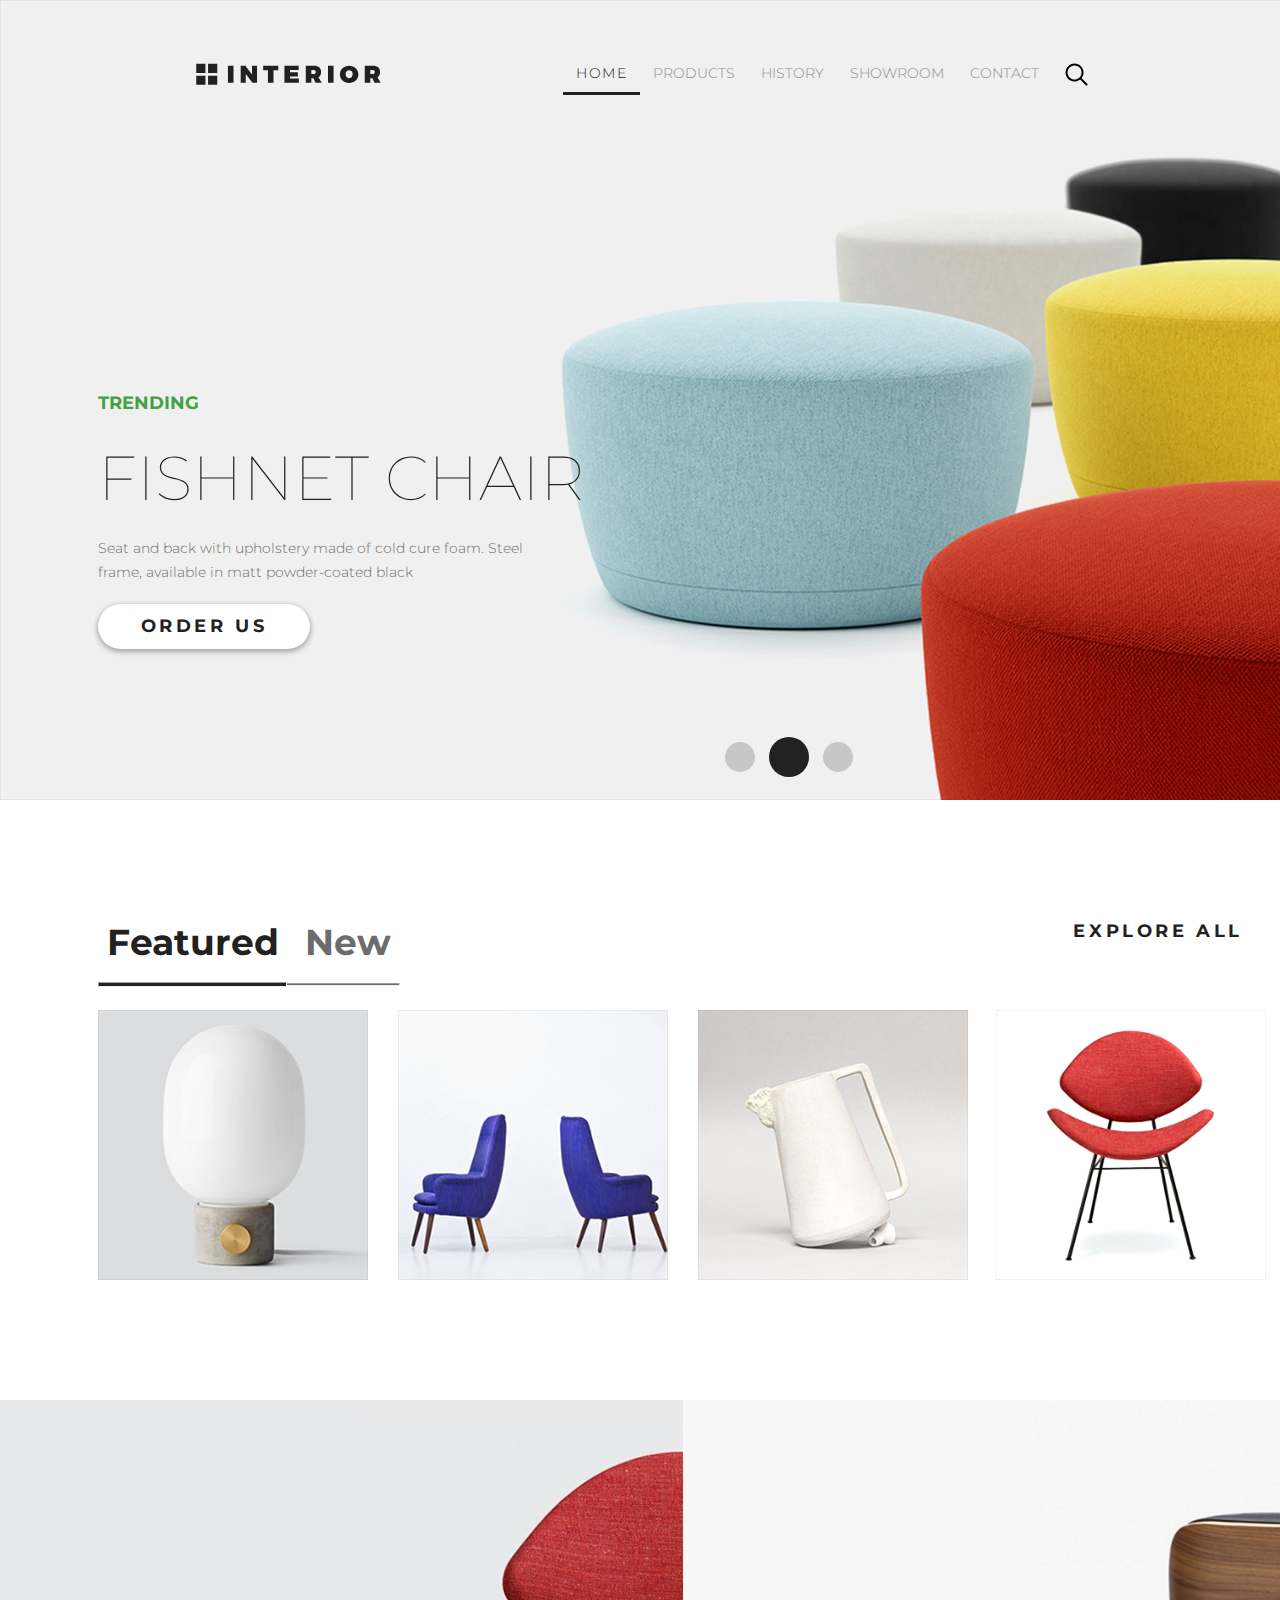
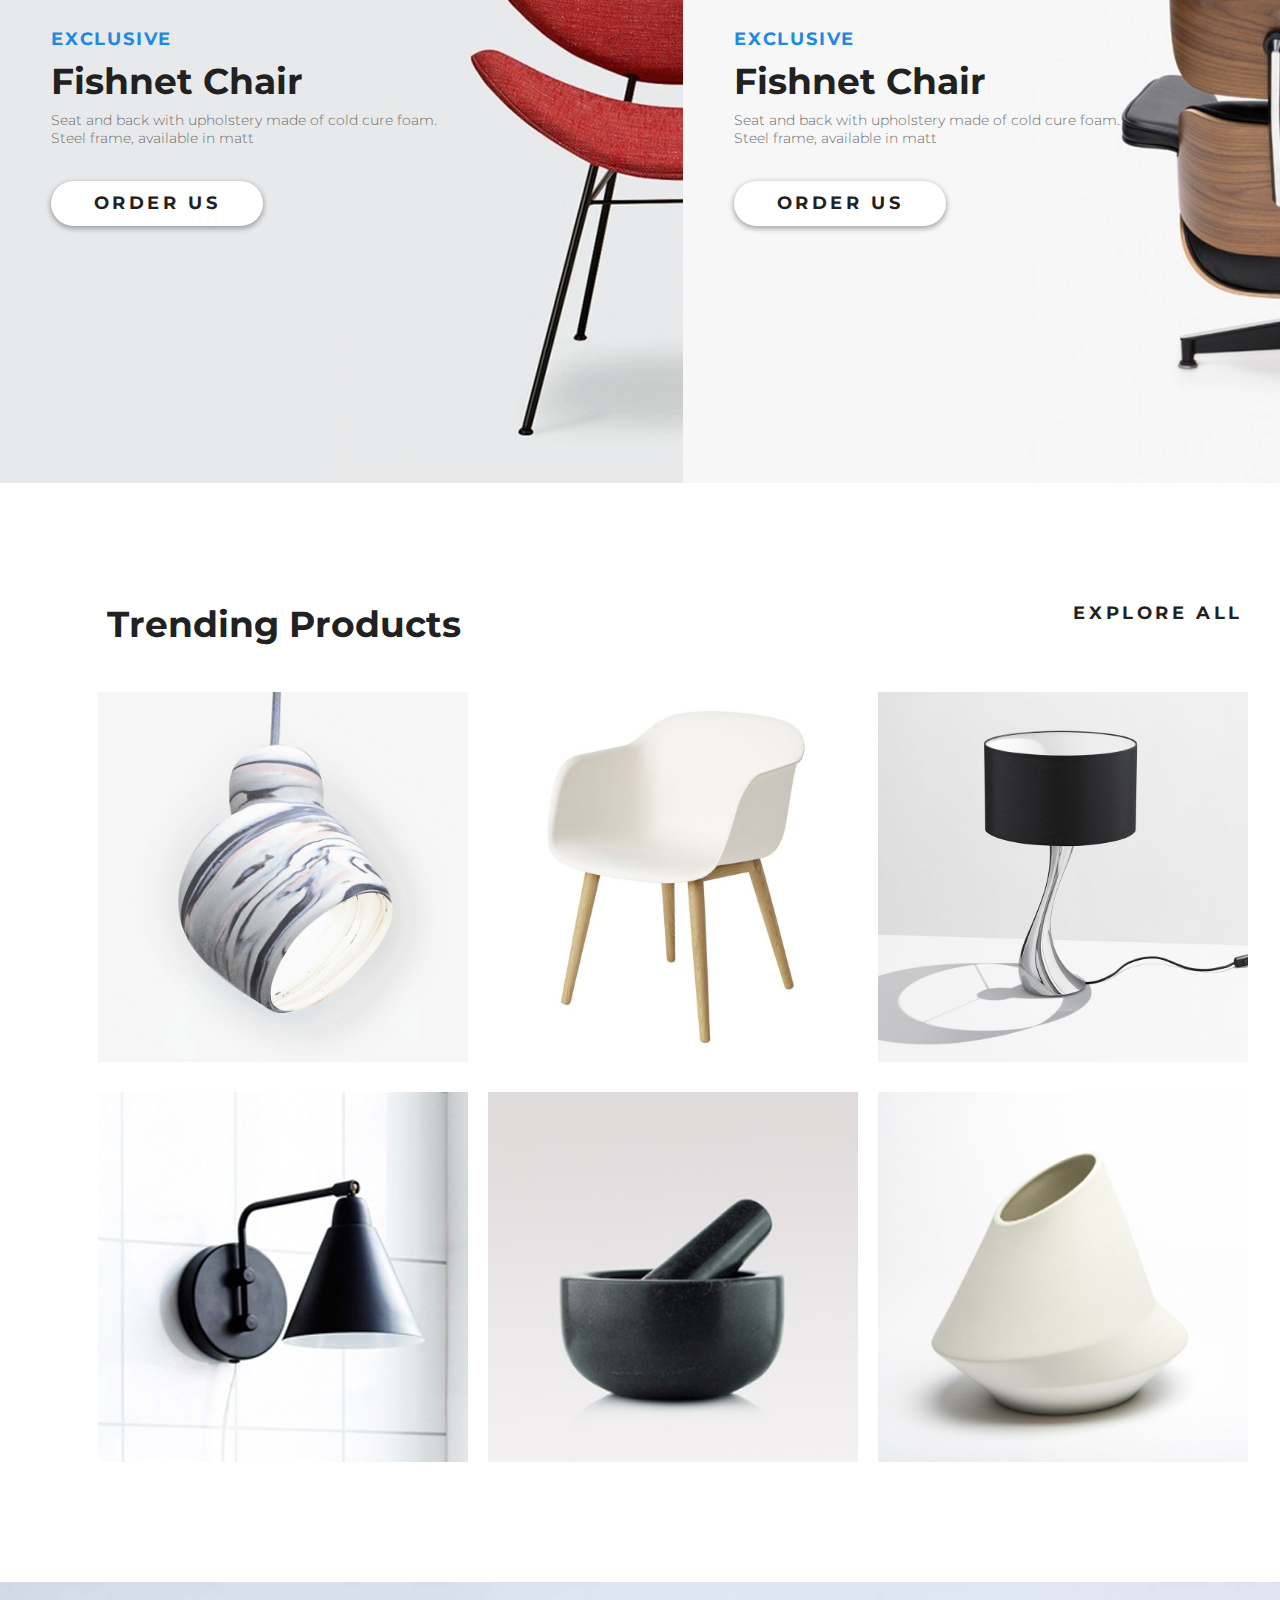
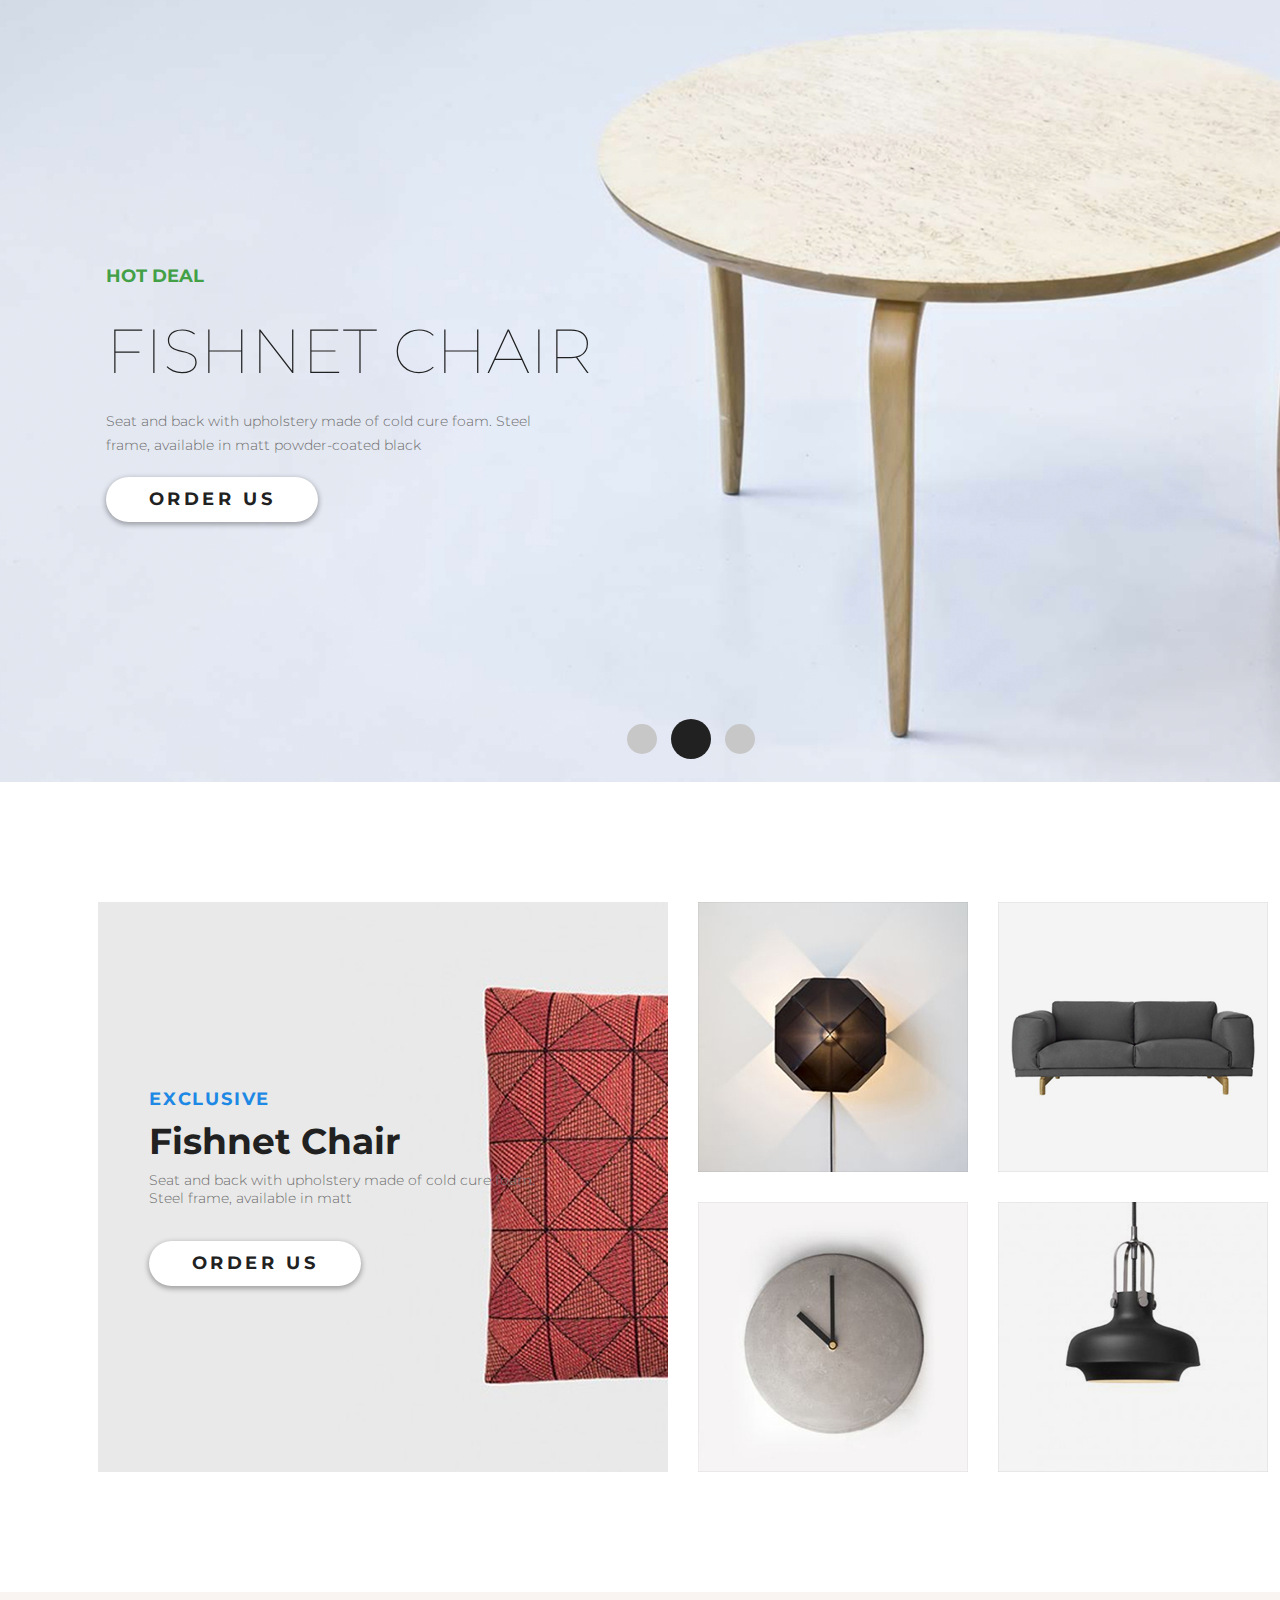
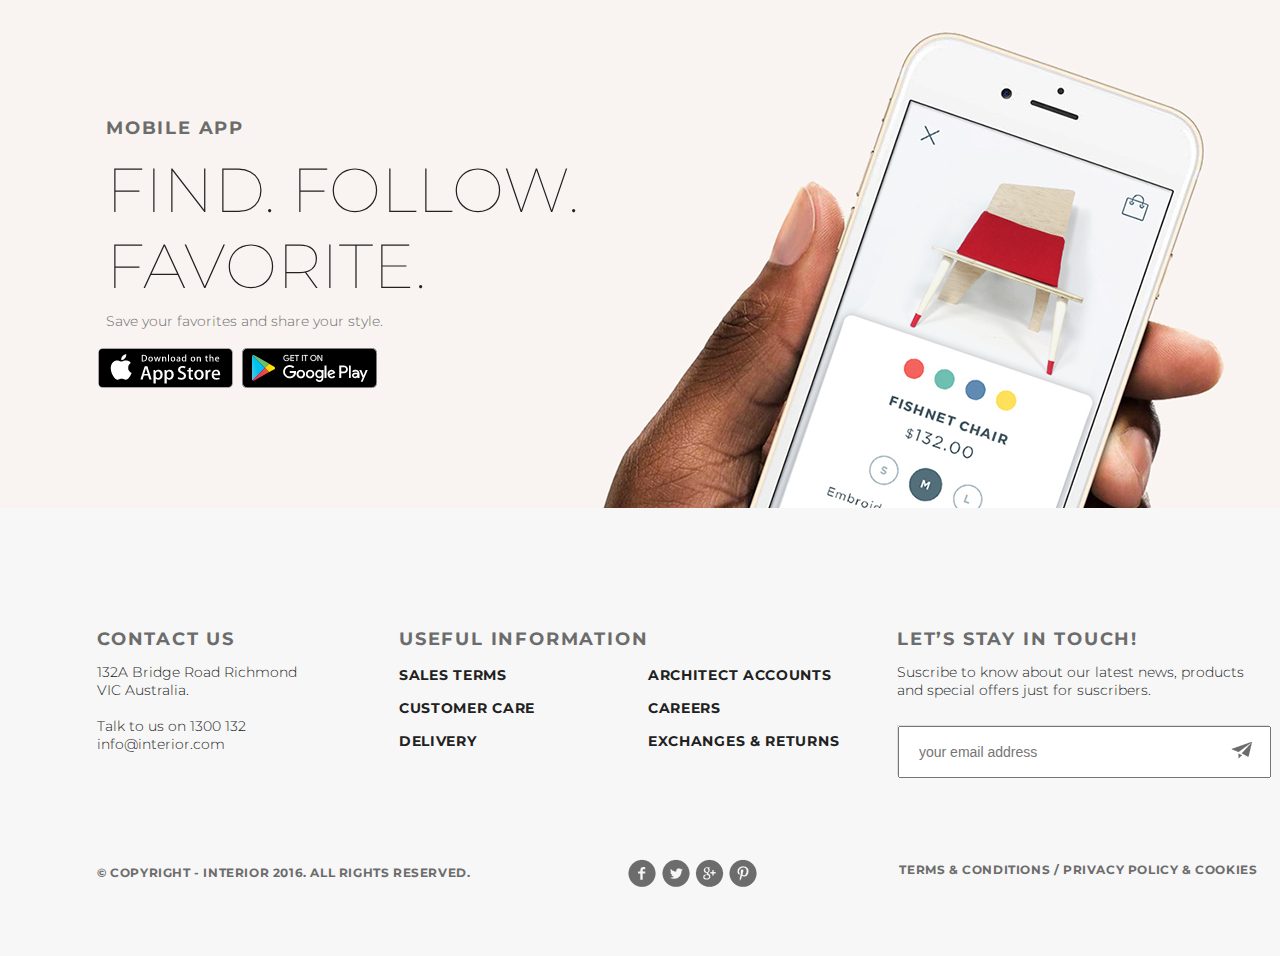
<file: index.html>
<!DOCTYPE html>
<html>

<head>
    <meta charset="UTF-8">
    <title>Homepage</title>
    <link href="https://fonts.googleapis.com/css?family=Montserrat:100,300,400,700" rel="stylesheet">
    <link href="style.css" rel="stylesheet" type="text/css" /> </head>

<body>
    <div class="container">
        <div class="main-content">
            <div class="slider padding-site">
                <div class="header">
                    <a href="#"><img src="img/logo.svg" alt="logo"></a>
                    <ul class="menu clearfix">
                        <li class="menu-list"><a href="#" class="menu-link menu-link-active">HOME</a></li>
                        <li class="menu-list"><a href="range.html" class="menu-link">PRODUCTS</a></li>
                        <li class="menu-list"><a href="#" class="menu-link">HISTORY</a></li>
                        <li class="menu-list"><a href="interior-product.html" class="menu-link">SHOWROOM</a></li>
                        <li class="menu-list"><a href="contact.html" class="menu-link">CONTACT</a></li>
                        <li class="menu-list">
                            <a href="#" class="menu-link"><img src="img/search.svg" alt=""></a>
                        </li>
                    </ul>
                </div>
                <div class="slider-text">
                    <p class="slider-trending">TRENDING</p>
                    <h2 class="slider-h2">Fishnet Chair</h2>
                    <p class="slider-content">Seat and back with upholstery made of cold cure foam. Steel frame, available in matt powder-coated black</p> <a href="#" class="button">Order Us<p>></p></a></div>
                <div class="pagination">
                    <a href="" class="circle"></a>
                    <a href="" class="circle circle-active"></a>
                    <a href="" class="circle"></a>
                </div>
            </div>
            <div class="content content-1"> <a href="#" class="menu-content menu-content-link-activ">Featured</a> <a href="#" class="menu-content">New</a>
                <a href="#" class="explore">
                    <div class="exp">explore all</div>
                    <div class="exp1">></div>
                </a>
                <div>
                    <hr class="hr-line"> </div>
                <div>
                    <hr class="active-hr-line"> </div>
                <div class="backrrod">
                    <div class="prod1">
                        <a href="#"><img src="img/product-1.jpg" alt="product-1"></a>
                        <a href="#" class="back2">
                            <div class="circle1">
                                <p class="circle11"> > </p>
                            </div>
                            <div>
                                <h3 class="back-h3">Fishnet Chair</h3> </div>
                            <div>
                                <p class="back-content">Seat and back with upholstery made of cold cure foam </p>
                            </div>
                        </a>
                    </div>
                    <div class="prod2">
                        <a href="#"><img src="img/product-2.jpg" alt="product-2"></a>
                        <a href="#" class="back2">
                            <div class="circle1">
                                <p class="circle11"> > </p>
                            </div>
                            <div>
                                <h3 class="back-h3">Fishnet Chair</h3> </div>
                            <div>
                                <p class="back-content">Seat and back with upholstery made of cold cure foam </p>
                            </div>
                        </a>
                    </div>
                    <div class="prod3">
                        <a href="#"><img src="img/product-3.jpg" alt="product-3"></a>
                        <a href="#" class="back2">
                            <div class="circle1">
                                <p class="circle11"> > </p>
                            </div>
                            <div>
                                <h3 class="back-h3">Fishnet Chair</h3> </div>
                            <div>
                                <p class="back-content">Seat and back with upholstery made of cold cure foam </p>
                            </div>
                        </a>
                    </div>
                    <div class="prod4">
                        <a href="#"><img src="img/product-4.jpg" alt="product-4"></a>
                        <a href="#" class="back2">
                            <div class="circle1">
                                <p class="circle11"> > </p>
                            </div>
                            <div>
                                <h3 class="back-h3">Fishnet Chair</h3> </div>
                            <div>
                                <p class="back-content">Seat and back with upholstery made of cold cure foam </p>
                            </div>
                        </a>
                    </div>
                </div>
            </div>
            <div class="content exclusive">
                <div class="content-2">
                    <div class="exclusive-text1">
                        <p class="exclusive-trending ">exclusive</p>
                        <h2 class="exclusive-h2">Fishnet Chair</h2>
                        <p class="exclusive-content">Seat and back with upholstery made of cold cure foam. Steel frame, available in matt</p> <a href="#" class="button">Order Us<p>></p></a></div>
                </div>
                <div class="content-2-2">
                    <div class="exclusive-text2">
                        <p class="exclusive-trending ">exclusive</p>
                        <h2 class="exclusive-h2">Fishnet Chair</h2>
                        <p class="exclusive-content">Seat and back with upholstery made of cold cure foam. Steel frame, available in matt</p> <a href="#" class="button">Order Us<p>></p></a></div>
                </div>
            </div>
            <div class="content3"> <a href="#" class="menu-content menu-content-link-activ">Trending Products</a>
                <a href="#" class="explore ">
                    <div class="exp">explore all</div>
                    <div class="exp1">></div>
                </a>
                <div class="prod11 ">
                    <a href="#"><img src="img/product-11.jpg" alt="product-11"></a>
                </div>
                <div class="prod21">
                    <a href="#"><img src="img/product-21.jpg" alt="product-21"></a>
                </div>
                <div class="prod31">
                    <a href="#"><img src="img/product-31.jpg" alt="product-31"></a>
                </div>
                <div class="prod41">
                    <a href="#"><img src="img/product-41.jpg" alt="product-41"></a>
                </div>
                <div class="prod5">
                    <a href="#"><img src="img/product-5.jpg" alt="product-5"></a>
                </div>
                <div class="prod6">
                    <a href="#"><img src="img/product-6.jpg" alt="product-6"></a>
                </div>
            </div>
            <div class="content4">
                <div class="slider-text slider-text1">
                    <p class="slider-trending">Hot deal</p>
                    <h2 class="slider-h2">Fishnet Chair</h2>
                    <p class="slider-content">Seat and back with upholstery made of cold cure foam. Steel frame, available in matt powder-coated black</p> <a href="#" class="button">Order Us<p>></p></a></div>
                <div class="pagination">
                    <a href="" class="circle"></a>
                    <a href="" class="circle circle-active"></a>
                    <a href="" class="circle"></a>
                </div>
            </div>
            <div class="content5">
                <div class="content exclusive1">
                    <div class="content-2 content2-5">
                        <div class="exclusive-text1 text-content-5">
                            <p class="exclusive-trending ">exclusive</p>
                            <h2 class="exclusive-h2">Fishnet Chair</h2>
                            <p class="exclusive-content">Seat and back with upholstery made of cold cure foam. Steel frame, available in matt</p> <a href="#" class="button">Order Us<p>></p></a></div>
                    </div>
                    <div class="sm2">
                        <a href="#"><img src="img/product-2-sm.jpg" alt=""></a>
                    </div>
                    <div class="sm3">
                        <a href="#"><img src="img/product-3-sm.jpg" alt=""></a>
                    </div>
                    <div class="sm4">
                        <a href="#"><img src="img/product-4-sm.jpg" alt=""></a>
                    </div>
                    <div class="sm5">
                        <a href="#"><img src="img/product-5-sm.jpg" alt=""></a>
                    </div>
                </div>
            </div>
            <div class=" mobile-app">
                <div class="app-text">
                    <p class="slider-trending app-trending">mobile app</p>
                    <h2 class="slider-h2 h2-app">Find. Follow. Favorite.
</h2>
                    <p class="slider-content">Save your favorites and share your style.</p>
                </div>
                <a href="https://www.apple.com/ru/ios/app-store/" class="app" target="_blank"><img src="img/app-store.png" alt="app"></a>
                <a href="https://play.google.com/store/apps?hl=ru" class="google" target="_blank"><img src="img/google-play.png" alt="google"></a>
            </div>
        </div>
        <div class="footer">
            <div class="contact">
                <p class="slider-trending app-trending">contact us</p>
                <p class="footer-text">132A Bridge Road Richmond VIC Australia.
                    <br>
                    <br>Talk to us on 1300 132 info@interior.com</p>
            </div>
            <div class="info">
                <p class="slider-trending app-trending poz">Useful Information</p>
                <ul class="useful">
                    <li class="useful-li"> <a href="#" class="decoration">Sales terms</a></li>
                    <li class="useful-li"> <a href="#" class="decoration">Customer care</a></li>
                    <li class="useful-li"> <a href="#" class="decoration">Delivery</a></li>
                </ul>
                <ul class="useful2">
                    <li class="useful-li"> <a href="#" class="decoration">Architect accounts</a></li>
                    <li class="useful-li"> <a href="#" class="decoration">Careers</a></li>
                    <li class="useful-li"> <a href="#" class="decoration">Exchanges & returns</a></li>
                </ul>
            </div>
            <form class="form">
                <p class="slider-trending app-trending">Let’s Stay in Touch!</p>
                <p class="footer-text1">Suscribe to know about our latest news, products and special offers just for suscribers.</p>
                <div class="inp">
                    <input type="email" class="input" placeholder="your email address">
                    <button class="submit"><img src="img/%EF%8D%A0.png" alt=">"></button>
                </div>
            </form>
            <div class="qqq">
                <p class="copy">© Copyright - INTERIOR 2016. All Rights Reserved.</p>
            </div>
            <div class="social-links">
                <a href="https://ru-ru.facebook.com/" class="facebook" target="_blank"></a>
                <a href="https://twitter.com/?lang=ru" class="twiter" target="_blank"></a>
                <a href="https://ru.wikipedia.org/wiki/Google%2B" class="googl" target="_blank"></a>
                <a href="https://www.pinterest.com/" target="_blank" class="p"></a>
            </div>
            <div class="qqqq"> <a href="#" class="copy copy1">Terms & Conditions / Privacy policy & Cookies</a> </div>
        </div>
    </div>
</body>

</html>
</file>
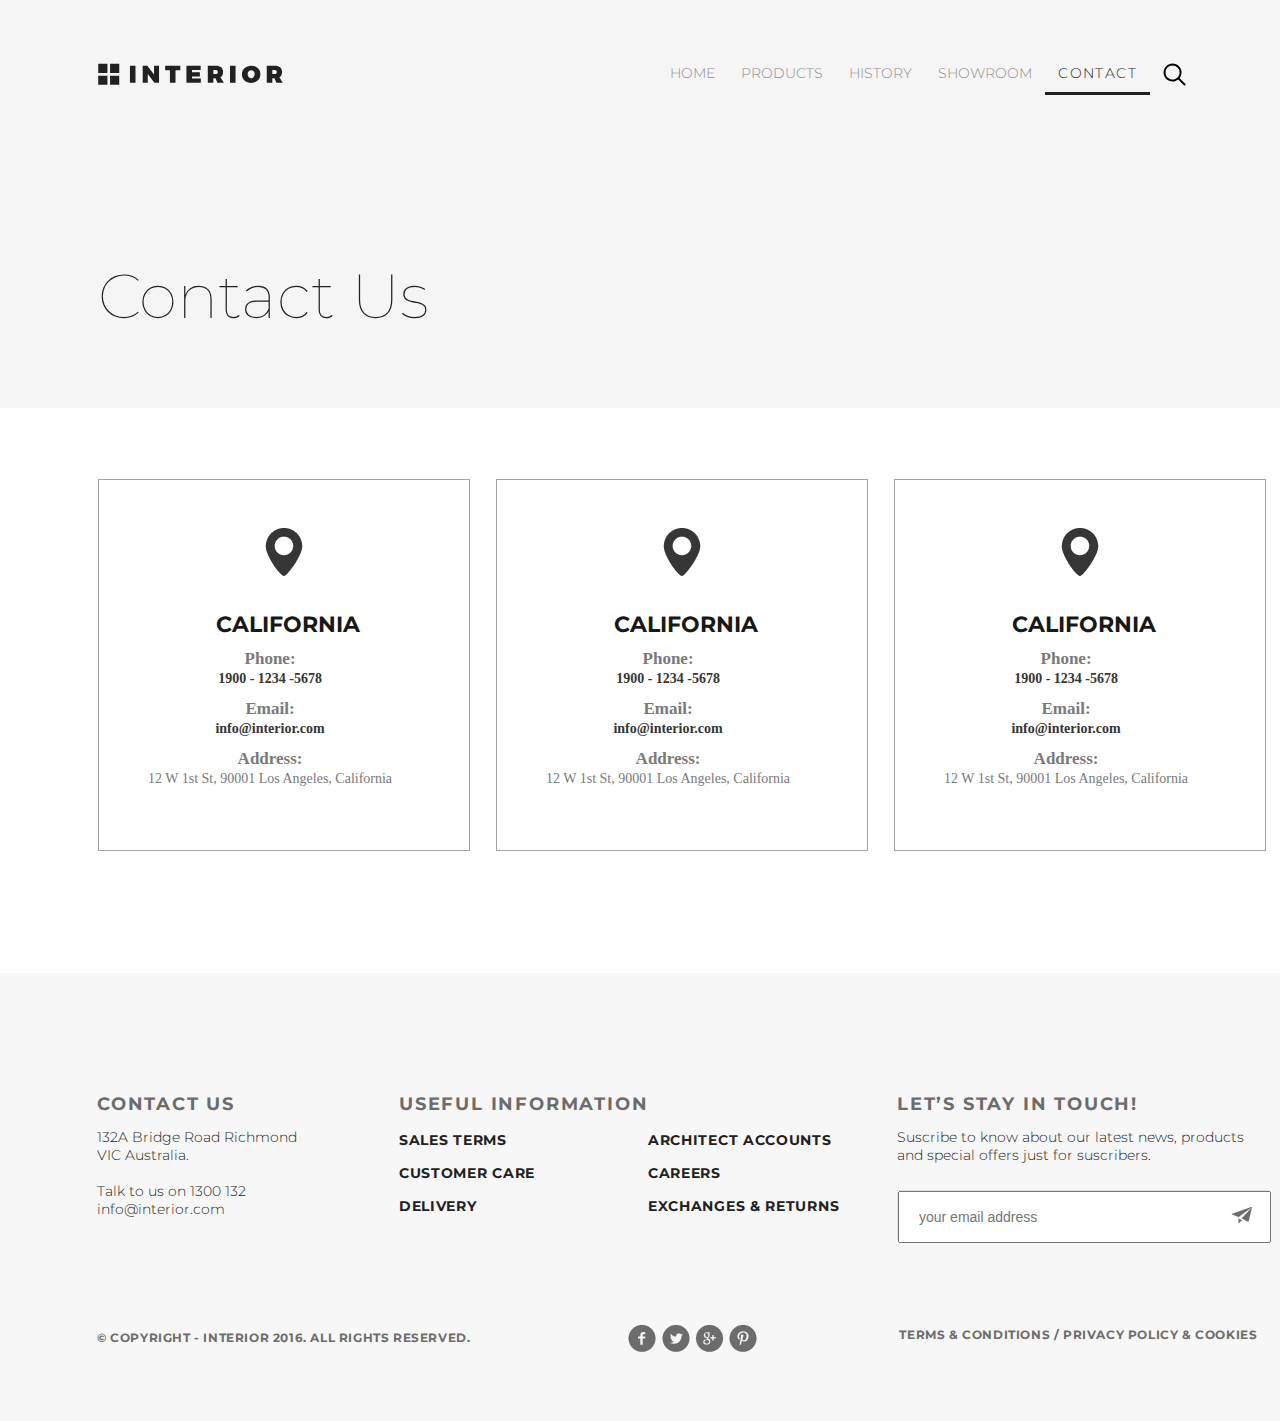
<file: contact.html>
<!DOCTYPE html>
<html lang="en">

<head>
    <meta charset="UTF-8">
    <title>Contacts</title>
    <link href="https://fonts.googleapis.com/css?family=Montserrat:100,300,400,700" rel="stylesheet">
    <link rel="stylesheet" href="style.css"> </head>

<body>
    <div class="container">
        <div class="main-content">
            <div class="header contacts">
                <a href="#"><img src="img/logo.svg" alt="logo"></a>
                <ul class="menu clearfix">
                    <li class="menu-list"><a href="index.html" class="menu-link">HOME</a></li>
                    <li class="menu-list"><a href="range.html" class="menu-link ">PRODUCTS</a></li>
                    <li class="menu-list"><a href="#" class="menu-link">HISTORY</a></li>
                    <li class="menu-list"><a href="interior-product.html" class="menu-link">SHOWROOM</a></li>
                    <li class="menu-list"><a href="#" class="menu-link menu-link-active">CONTACT</a></li>
                    <li class="menu-list">
                        <a href="#" class="menu-link"><img src="img/search.svg" alt=""></a>
                    </li>
                </ul>
                <h2 class="slider-h2 slider-h2-contacts">Contact Us</h2> </div>
            <div class="contactscontent">
                <div class="infocontacts">
                    <a href="#" class=contact-pointer><img src="img/point.png" alt="point"></a>
                    <h2 class="contact-h2">California</h2>
                    <div class="adress">
                        <p class="contact-p">Phone:</p>
                        <p class="phone-email">1900 - 1234 -5678 </p>
                        <p class="contact-p">Email:</p>
                        <p class="phone-email"> info@interior.com</p>
                        <p class="contact-p">Address:</p>
                        <p class="street"> 12 W 1st St, 90001 Los Angeles, California</p>
                    </div>
                </div>
                <div class="infocontacts">
                    <a href="#" class=contact-pointer><img src="img/point.png" alt="point"></a>
                    <h2 class="contact-h2">California</h2>
                    <div class="adress">
                        <p class="contact-p">Phone:</p>
                        <p class="phone-email">1900 - 1234 -5678 </p>
                        <p class="contact-p">Email:</p>
                        <p class="phone-email"> info@interior.com</p>
                        <p class="contact-p">Address:</p>
                        <p class="street"> 12 W 1st St, 90001 Los Angeles, California</p>
                    </div>
                </div>
                <div class="infocontacts">
                    <a href="#" class=contact-pointer><img src="img/point.png" alt="point"></a>
                    <h2 class="contact-h2">California</h2>
                    <div class="adress">
                        <p class="contact-p">Phone:</p>
                        <p class="phone-email">1900 - 1234 -5678 </p>
                        <p class="contact-p">Email:</p>
                        <p class="phone-email"> info@interior.com</p>
                        <p class="contact-p">Address:</p>
                        <p class="street"> 12 W 1st St, 90001 Los Angeles, California</p>
                    </div>
                </div>
            </div>
        </div>
        <div class="footer">
            <div class="contact">
                <p class="slider-trending app-trending">contact us</p>
                <p class="footer-text">132A Bridge Road Richmond VIC Australia.
                    <br>
                    <br>Talk to us on 1300 132 info@interior.com</p>
            </div>
            <div class="info">
                <p class="slider-trending app-trending poz">Useful Information</p>
                <ul class="useful">
                    <li class="useful-li"> <a href="#" class="decoration">Sales terms</a></li>
                    <li class="useful-li"> <a href="#" class="decoration">Customer care</a></li>
                    <li class="useful-li"> <a href="#" class="decoration">Delivery</a></li>
                </ul>
                <ul class="useful2">
                    <li class="useful-li"> <a href="#" class="decoration">Architect accounts</a></li>
                    <li class="useful-li"> <a href="#" class="decoration">Careers</a></li>
                    <li class="useful-li"> <a href="#" class="decoration">Exchanges & returns</a></li>
                </ul>
            </div>
            <form class="form">
                <p class="slider-trending app-trending">Let’s Stay in Touch!</p>
                <p class="footer-text1">Suscribe to know about our latest news, products and special offers just for suscribers.</p>
                <div class="inp">
                    <input type="email" class="input" placeholder="your email address">
                    <button class="submit"><img src="img/%EF%8D%A0.png" alt=""></button>
                </div>
            </form>
            <div class="qqq">
                <p class="copy">© Copyright - INTERIOR 2016. All Rights Reserved.</p>
            </div>
            <div class="social-links">
                <a href="https://ru-ru.facebook.com/" class="facebook" target="_blank"></a>
                <a href="https://twitter.com/?lang=ru" class="twiter" target="_blank"></a>
                <a href="https://ru.wikipedia.org/wiki/Google%2B" class="googl" target="_blank"></a>
                <a href="https://www.pinterest.com/" target="_blank" class="p"></a>
            </div>
            <div class="qqqq"> <a href="#" class="copy copy1">Terms & Conditions / Privacy policy & Cookies</a> </div>
        </div>
    </div>
</body>

</html>
</file>
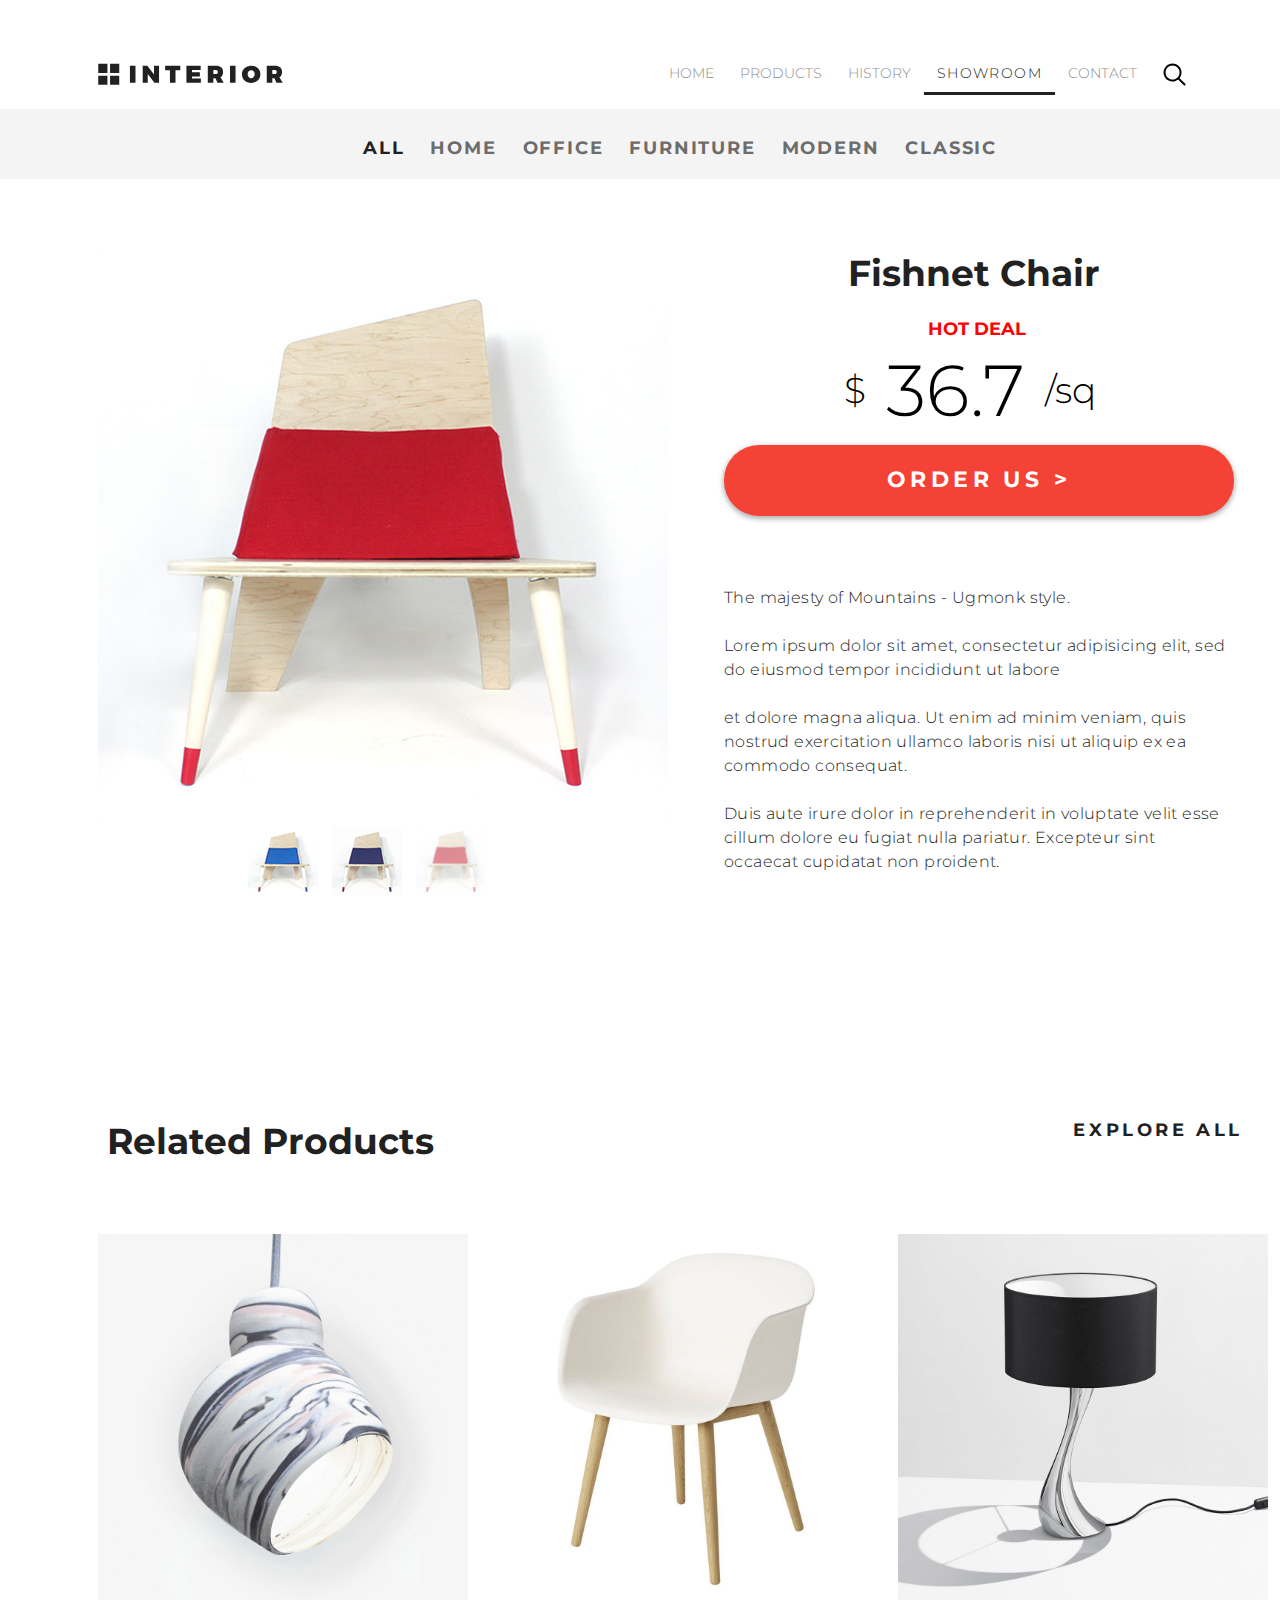
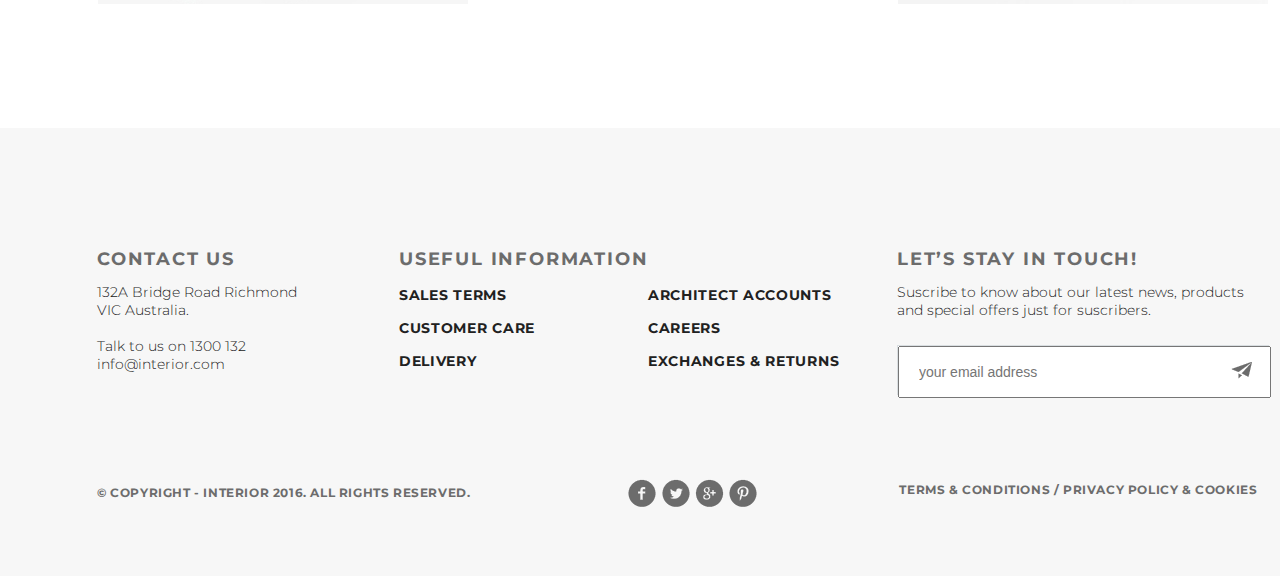
<file: interior-product.html>
<!DOCTYPE html>
<html lang="en">

<head>
    <meta charset="UTF-8">
    <title>interior-product</title>
    <link href="https://fonts.googleapis.com/css?family=Montserrat:100,300,400,700" rel="stylesheet">
    <link rel="stylesheet" href="style.css"> </head>

<body>
    <div class="container">
        <div class="main-content">
            <div class="header">
                <a href="#"><img src="img/logo.svg" alt="logo"></a>
                <ul class="menu clearfix">
                    <li class="menu-list"><a href="index.html" class="menu-link">HOME</a></li>
                    <li class="menu-list"><a href="range.html" class="menu-link ">PRODUCTS</a></li>
                    <li class="menu-list"><a href="#" class="menu-link">HISTORY</a></li>
                    <li class="menu-list"><a href="#" class="menu-link menu-link-active">SHOWROOM</a></li>
                    <li class="menu-list"><a href="contact.html" class="menu-link">CONTACT</a></li>
                    <li class="menu-list">
                        <a href="#" class="menu-link"><img src="img/search.svg" alt=""></a>
                    </li>
                </ul>
            </div>
            <div class="product-slider-menu">
                <ul class="menu-prod clearfix">
                    <li class="menu-list"><a href="#" class="menu-link1 menu-link1-active">All</a></li>
                    <li class="menu-list"><a href="#" class="menu-link1">HOME</a></li>
                    <li class="menu-list"><a href="#" class="menu-link1">OFFICE</a></li>
                    <li class="menu-list"><a href="#" class="menu-link1">FURNITURE</a></li>
                    <li class="menu-list"><a href="#" class="menu-link1">MODERN</a></li>
                    <li class="menu-list"><a href="#" class="menu-link1">CLASSIC</a></li>
                </ul>
            </div>
            <div class="red-chair-content">
                <div class="imgclass">
                    <div class="permanent">
                        <a href="/img/slider1.jpg" target="_blank"><img class="red-chair" src="img/slider1.jpg" alt="red-chair"></a>
                    </div>
                    <a href="#" class="blue"><img src="img/controll.png" alt="blue"></a>
                    <a href="#" class="darcblue"><img src="img/controll11.png" alt="darkblue"></a>
                    <a href="#" class="red1"><img class="red11" src="img/slider1.jpg" alt="red1"></a>
                </div>
                <div class="permanent-blue">
                    <a href="#"><img class="blue-chair" src="img/controll.png" alt="blue-chair"></a>
                </div>
                <div class="permanent-darckblue">
                    <a href="#"><img class="darckblue-chair" src="img/controll11.png" alt="darckblue-chair"></a>
                </div>
                <div class="product-text">
                    <h2 class="product-h2">Fishnet Chair</h2>
                    <p class="slider-trending dop">Hot Deal</p>
                    <p class="price m">$</p>
                    <p class="price1">36.7</p>
                    <p class="price">/sq</p> <a href="#" class="button2">Order Us ></a>
                    <p class="product-content">The majesty of Mountains - Ugmonk style.
                        <br>
                        <br>Lorem ipsum dolor sit amet, consectetur adipisicing elit, sed do eiusmod tempor incididunt ut labore
                        <br>
                        <br> et dolore magna aliqua. Ut enim ad minim veniam, quis nostrud exercitation ullamco laboris nisi ut aliquip ex ea commodo consequat.
                        <br>
                        <br> Duis aute irure dolor in reprehenderit in voluptate velit esse cillum dolore eu fugiat nulla pariatur. Excepteur sint occaecat cupidatat non proident. </p>
                </div>
            </div>
            <div class="related">
                <div class="content3"> <a href="#" class="menu-content menu-content-link-activ">Related Products</a>
                    <a href="#" class="explore ex ">
                        <div class="exp">explore all</div>
                        <div class="exp1">></div>
                    </a>
                </div>
                <div class="margin">
                    <div class="related-1">
                        <a href="#"><img src="img/product-11.jpg" alt="1"></a>
                    </div>
                    <div class="related-2">
                        <a href="#"><img src="img/product-21.jpg" alt="2"></a>
                    </div>
                    <div class="related-3">
                        <a href="#"><img src="img/product-31.jpg" alt="3"></a>
                    </div>
                </div>
            </div>
        </div>
        <div class="footer">
            <div class="contact">
                <p class="slider-trending app-trending">contact us</p>
                <p class="footer-text">132A Bridge Road Richmond VIC Australia.
                    <br>
                    <br>Talk to us on 1300 132 info@interior.com</p>
            </div>
            <div class="info">
                <p class="slider-trending app-trending poz">Useful Information</p>
                <ul class="useful">
                    <li class="useful-li"> <a href="#" class="decoration">Sales terms</a></li>
                    <li class="useful-li"> <a href="#" class="decoration">Customer care</a></li>
                    <li class="useful-li"> <a href="#" class="decoration">Delivery</a></li>
                </ul>
                <ul class="useful2">
                    <li class="useful-li"> <a href="#" class="decoration">Architect accounts</a></li>
                    <li class="useful-li"> <a href="#" class="decoration">Careers</a></li>
                    <li class="useful-li"> <a href="#" class="decoration">Exchanges & returns</a></li>
                </ul>
            </div>
            <form class="form">
                <p class="slider-trending app-trending">Let’s Stay in Touch!</p>
                <p class="footer-text1">Suscribe to know about our latest news, products and special offers just for suscribers.</p>
                <div class="inp">
                    <input type="email" class="input" placeholder="your email address">
                    <button class="submit"><img src="img/%EF%8D%A0.png" alt=""></button>
                </div>
            </form>
            <div class="qqq">
                <p class="copy">© Copyright - INTERIOR 2016. All Rights Reserved.</p>
            </div>
            <div class="social-links">
                <a href="https://ru-ru.facebook.com/" class="facebook" target="_blank"></a>
                <a href="https://twitter.com/?lang=ru" class="twiter" target="_blank"></a>
                <a href="https://ru.wikipedia.org/wiki/Google%2B" class="googl" target="_blank"></a>
                <a href="https://www.pinterest.com/" target="_blank" class="p"></a>
            </div>
            <div class="qqqq"> <a href="#" class="copy copy1">Terms & Conditions / Privacy policy & Cookies</a> </div>
        </div>
    </div>
</body>

</html>
</file>
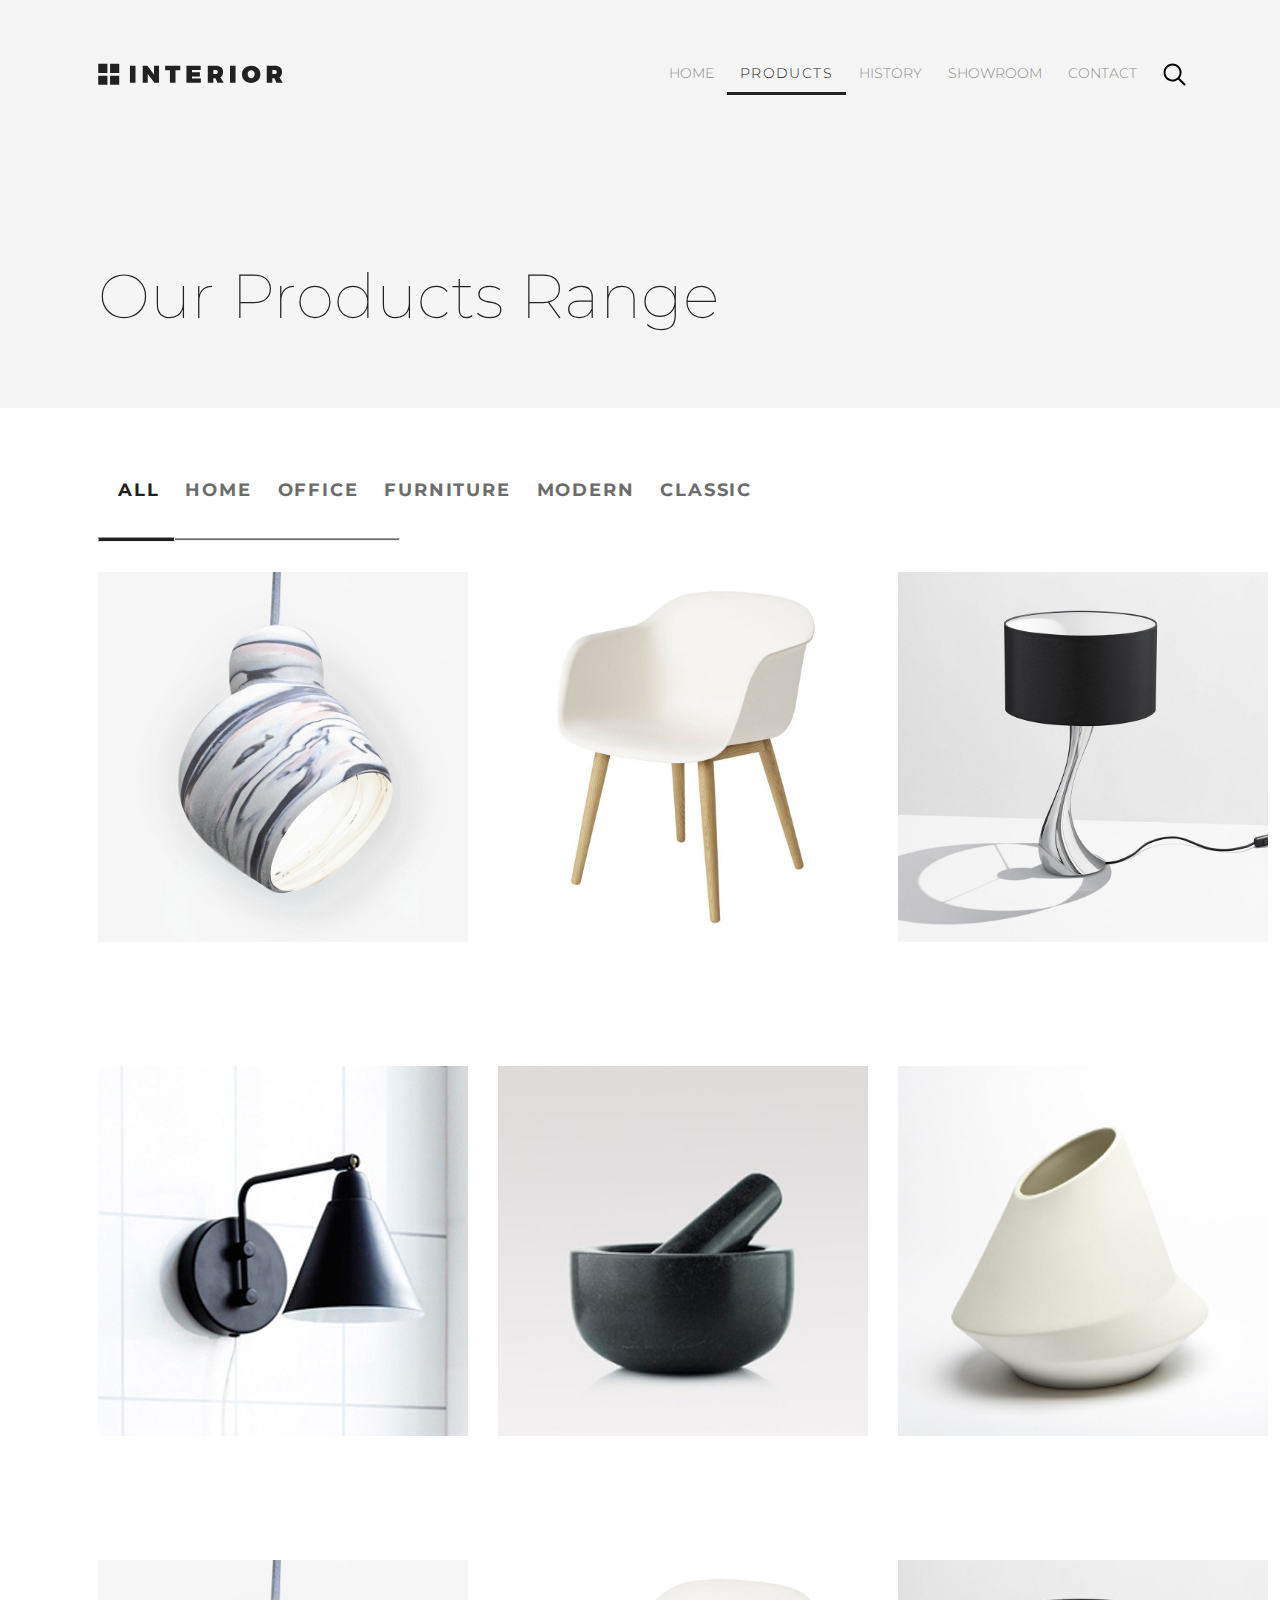
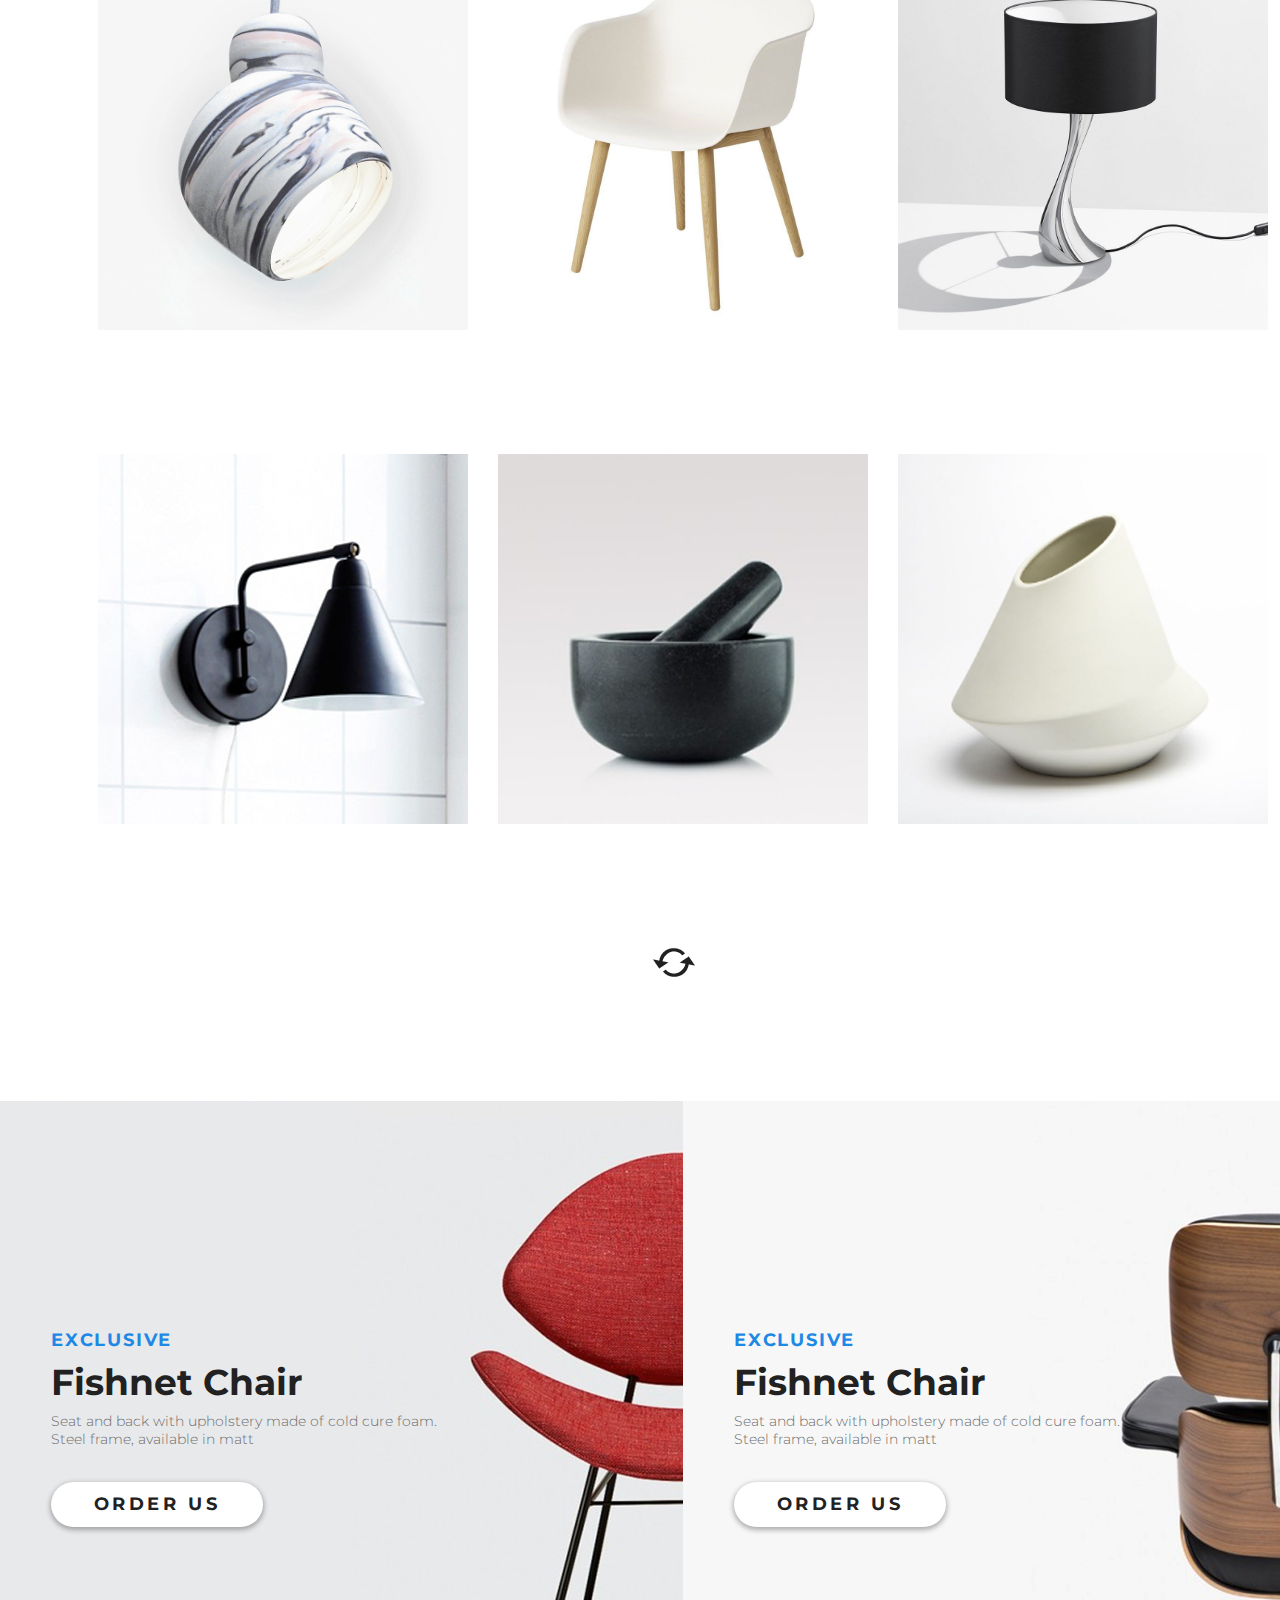
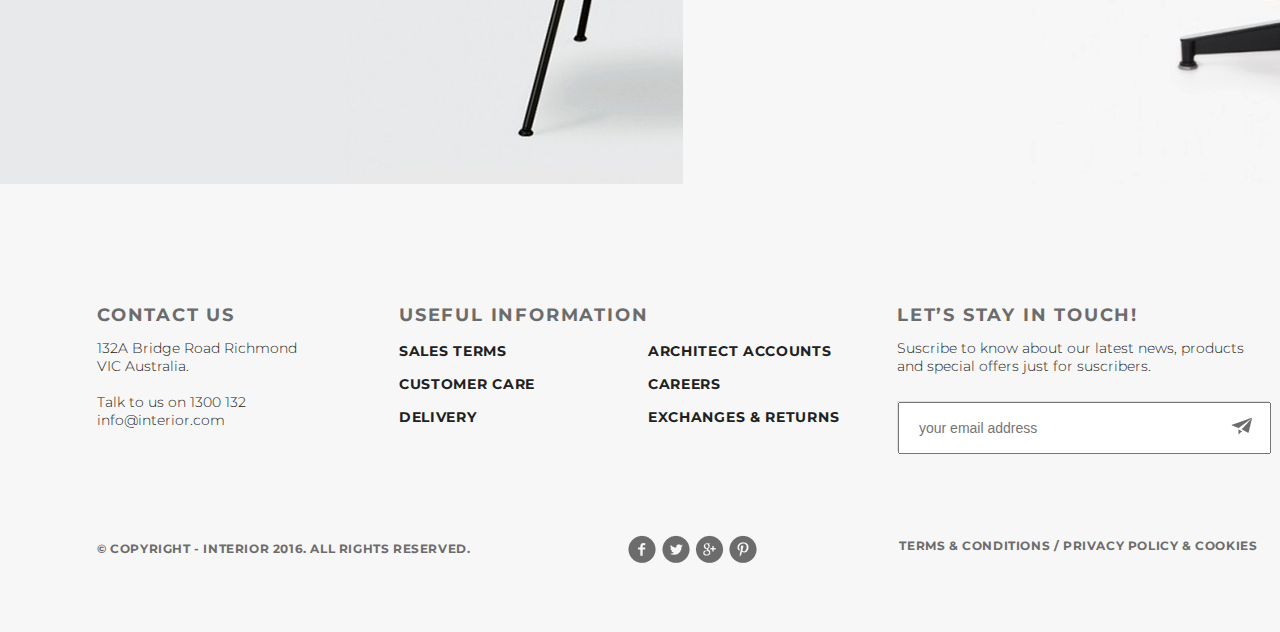
<file: range.html>
<!DOCTYPE html>
<html lang="en">

<head>
    <meta charset="UTF-8">
    <title>All</title>
    <link href="https://fonts.googleapis.com/css?family=Montserrat:100,300,400,700" rel="stylesheet">
    <link rel="stylesheet" href="style.css"> </head>

<body>
    <div class="container">
        <div class="main-content">
            <div class="header contacts">
                <a href="#"><img src="img/logo.svg" alt="logo"></a>
                <ul class="menu clearfix">
                    <li class="menu-list"><a href="index.html" class="menu-link">HOME</a></li>
                    <li class="menu-list"><a href="#" class="menu-link menu-link-active ">PRODUCTS</a></li>
                    <li class="menu-list"><a href="#" class="menu-link">HISTORY</a></li>
                    <li class="menu-list"><a href="interior-product.html" class="menu-link">SHOWROOM</a></li>
                    <li class="menu-list"><a href="contact.html" class="menu-link ">CONTACT</a></li>
                    <li class="menu-list">
                        <a href="#" class="menu-link"><img src="img/search.svg" alt=""></a>
                    </li>
                </ul>
                <h2 class="slider-h2 slider-h2-contacts">Our Products Range</h2> </div>
            <ul class="menu-prod1 clearfix">
                <li class="menu-list"><a href="#" class="menu-link1 menu-link1-active">All</a></li>
                <li class="menu-list"><a href="#" class="menu-link1">HOME</a></li>
                <li class="menu-list"><a href="#" class="menu-link1">OFFICE</a></li>
                <li class="menu-list"><a href="#" class="menu-link1">FURNITURE</a></li>
                <li class="menu-list"><a href="#" class="menu-link1">MODERN</a></li>
                <li class="menu-list"><a href="#" class="menu-link1">CLASSIC</a></li>
            </ul>
            <div class="poz1">
                <hr class="hr-line hr-line1"> </div>
            <div class="poz1">
                <hr class="active-hr-line active-hr-line1"> </div>
            <div class="related rel">
                <div class="related-1">
                    <a href="#"><img src="img/product-11.jpg" alt="1"></a>
                </div>
                <div class="related-2">
                    <a href="#"><img src="img/product-21.jpg" alt="2"></a>
                </div>
                <div class="related-3 ">
                    <a href="#"><img src="img/product-31.jpg" alt="3"></a>
                </div>
            </div>
            <div class="related rel ">
                <div class="related-1">
                    <a href="#"><img src="img/product-41.jpg" alt="1"></a>
                </div>
                <div class="related-2">
                    <a href="#"><img src="img/product-5.jpg" alt="2"></a>
                </div>
                <div class="related-3">
                    <a href="#"><img src="img/product-6.jpg" alt="3"></a>
                </div>
            </div>
            <div class="related rel">
                <div class="related-1">
                    <a href="#"><img src="img/product-11.jpg" alt="1"></a>
                </div>
                <div class="related-2">
                    <a href="#"><img src="img/product-21.jpg" alt="2"></a>
                </div>
                <div class="related-3">
                    <a href="#"><img src="img/product-31.jpg" alt="3"></a>
                </div>
            </div>
            <div class="related rel">
                <div class="related-1">
                    <a href="#"><img src="img/product-41.jpg" alt="1"></a>
                </div>
                <div class="related-2">
                    <a href="#"><img src="img/product-5.jpg" alt="2"></a>
                </div>
                <div class="related-3">
                    <a href="#"><img src="img/product-6.jpg" alt="3"></a>
                </div>
            </div>
            <a href="#" class="img"><img src="img/img.png" alt="img"></a>
            <div class="content exclusive">
                <div class="content-2">
                    <div class="exclusive-text1">
                        <p class="exclusive-trending ">exclusive</p>
                        <h2 class="exclusive-h2">Fishnet Chair</h2>
                        <p class="exclusive-content">Seat and back with upholstery made of cold cure foam. Steel frame, available in matt</p> <a href="#" class="button">Order Us<p>></p></a></div>
                </div>
                <div class="content-2-2 content-all-rage">
                    <div class="exclusive-text2">
                        <p class="exclusive-trending ">exclusive</p>
                        <h2 class="exclusive-h2">Fishnet Chair</h2>
                        <p class="exclusive-content">Seat and back with upholstery made of cold cure foam. Steel frame, available in matt</p> <a href="#" class="button">Order Us<p>></p></a></div>
                </div>
            </div>
        </div>
        <div class="footer">
            <div class="contact">
                <p class="slider-trending app-trending">contact us</p>
                <p class="footer-text">132A Bridge Road Richmond VIC Australia.
                    <br>
                    <br>Talk to us on 1300 132 info@interior.com</p>
            </div>
            <div class="info">
                <p class="slider-trending app-trending poz">Useful Information</p>
                <ul class="useful">
                    <li class="useful-li"> <a href="#" class="decoration">Sales terms</a></li>
                    <li class="useful-li"> <a href="#" class="decoration">Customer care</a></li>
                    <li class="useful-li"> <a href="#" class="decoration">Delivery</a></li>
                </ul>
                <ul class="useful2">
                    <li class="useful-li"> <a href="#" class="decoration">Architect accounts</a></li>
                    <li class="useful-li"> <a href="#" class="decoration">Careers</a></li>
                    <li class="useful-li"> <a href="#" class="decoration">Exchanges & returns</a></li>
                </ul>
            </div>
            <form class="form">
                <p class="slider-trending app-trending">Let’s Stay in Touch!</p>
                <p class="footer-text1">Suscribe to know about our latest news, products and special offers just for suscribers.</p>
                <div class="inp">
                    <input type="email" class="input" placeholder="your email address">
                    <button class="submit"><img src="img/%EF%8D%A0.png" alt=""></button>
                </div>
            </form>
            <div class="qqq">
                <p class="copy">© Copyright - INTERIOR 2016. All Rights Reserved.</p>
            </div>
            <div class="social-links">
                <a href="https://ru-ru.facebook.com/" class="facebook" target="_blank"></a>
                <a href="https://twitter.com/?lang=ru" class="twiter" target="_blank"></a>
                <a href="https://ru.wikipedia.org/wiki/Google%2B" class="googl" target="_blank"></a>
                <a href="https://www.pinterest.com/" target="_blank" class="p"></a>
            </div>
            <div class="qqqq"> <a href="#" class="copy copy1">Terms & Conditions / Privacy policy & Cookies</a> </div>
        </div>
    </div>
</body>

</html>
</file>
<file: style.css>
* {
    margin: 0;
    padding: 0;
}

html,
body {
    height: 100%;
}

body {
    font-family: 'Montserrat', sans-serif;
}

.container {
    width: 1366px;
    margin: 0 auto;
    outline: 2px solid #ccc;
    min-height: 100%;
    flex-direction: column;
    display: flex;
}

.slider {
    height: 800px;
    background: url(img/slider-img.jpg);
    position: relative;
}

.menu-list {
    list-style-type: none;
    float: left;
}

.menu-link {
    color: #8c8c8c;
    font-size: 14px;
    font-weight: 300;
    text-transform: uppercase;
    text-decoration: none;
    padding: 10px 13px;
}

.menu-link-active {
    color: #212121;
    font-weight: 700;
    letter-spacing: 1.4px;
    font-weight: 300;
    letter-spacing: 1.4px;
    border-bottom: solid 3px #212121;
    text-decoration: none;
}

.slider-trending {
    color: #43a047;
    font-size: 18px;
    font-weight: 700;
    text-transform: uppercase;
    margin-bottom: 26px;
}

.slider-h2 {
    color: #212121;
    font-size: 62px;
    font-weight: 100;
    text-transform: uppercase;
}

.slider-content {
    color: #6c6c6c;
    font-size: 14px;
    font-weight: 300;
    width: 458px;
    margin-top: 20px;
    margin-bottom: 20px;
    line-height: 24px;
}

.button {
    color: #212121;
    font-size: 18px;
    font-weight: 700;
    text-transform: uppercase;
    box-shadow: 0 2px 5px 1px rgba(33, 33, 33, 0.35);
    border-radius: 23px;
    background-color: #ffffff;
    width: 212px;
    height: 45px;
    text-align: center;
    line-height: 45px;
    display: inline-block;
    text-decoration: none;
    letter-spacing: 3.6px;
}

.circle {
    height: 30px;
    width: 30px;
    display: inline-block;
    background-color: #c7c7c7;
    border-radius: 50%;
    margin: 5px;
}

.circle-active {
    width: 40px;
    height: 40px;
    background-color: #212121;
    margin-bottom: 0;
}

.menu {
    float: right;
}

.padding-site {
    padding-left: 98px;
    padding-right: 98px;
}

.header {
    padding-top: 63px;
    padding-right: 167px;
    padding-left: 98px;
    padding-bottom: 20px;
}

.slider-text {
    margin-top: 283px;
    position: absolute;
}

.pagination {
    position: absolute;
    width: 1170px;
    bottom: 19px;
    text-align: center;
    margin-left: 106px;
}

.circle:hover {
    background-color: #212121;
}

.menu-link:hover {
    color: #212121;
}

.menu-link:active {
    border-bottom: solid 3px #212121;
}

.content {
    background-color: #ffffff;
    clear: both;
}

.menu-content {
    color: #6c6c6c;
    font-size: 36px;
    font-weight: 700;
    text-decoration: none;
    margin-right: 13px;
    margin-left: 9px;
}

.menu-content-link-activ {
    color: #212121;
    font-size: 36px;
    font-weight: 700;
}

.circle1 {
    position: absolute;
    line-height: 50px;
    margin-left: 111px;
    margin-top: 62px;
}

.back-h3 {
    color: #212121;
    font-size: 22px;
    font-weight: 700;
    position: absolute;
    margin-left: 50px;
    margin-top: 129px;
}

.back-content {
    color: #6c6c6c;
    font-size: 14px;
    font-weight: 300;
    position: absolute;
    margin-left: 32px;
    margin-top: 169px;
    width: 211px;
    height: 33px;
}

.back {
    float: left;
    clear: both;
    position: relative;
    width: 270px;
    height: 270px;
    border: 1px solid #9c9c9c;
    background-color: #ffffff;
}

.explore {
    text-decoration: none;
    font-size: 18px;
    font-weight: 700;
    text-transform: uppercase;
    color: #212121;
    letter-spacing: 3.6px;
    float: right;
    margin-bottom: 68px;
}

.hr-line {
    width: 300px;
    height: 1px;
    background-color: #6c6c6c;
    margin-top: 19px;
    position: relative;
    float: left;
}

.active-hr-line {
    width: 187px;
    height: 3px;
    background-color: #212121;
    margin-top: 18px;
    position: absolute;
}

.content-1 {
    margin-left: 98px;
    margin-right: 98px;
    margin-top: 120px;
    margin-bottom: 120px;
}

.prod1 {
    float: left;
    width: 270px;
    height: 270px;
    position: relative;
}

.prod2 {
    width: 270px;
    height: 270px;
    float: left;
    margin-right: 30px;
    position: relative;
    margin-left: 30px;
}

.prod3 {
    float: left;
    width: 270px;
    height: 270px;
}

.prod4 {
    float: left;
    width: 270px;
    height: 270px;
    margin-left: 28px;
    margin-bottom: 120px;
}

.content-2 {
    float: left;
    height: 683px;
    width: 683px;
    background: url(img/promo-img1.jpg);
    position: relative;
}

.content-text {
    margin-top: 283px;
}

.content-h2 {
    width: 236px;
    height: 28px;
    color: #212121;
    font-size: 36px;
    font-weight: 700;
}

.content-2-2 {
    float: left;
    height: 683px;
    width: 683px;
    background: url(img/promo-img.jpg);
    position: relative;
    margin-bottom: 119px;
}

.exclusive-text1 {
    position: absolute;
    margin-top: 228px;
    margin-left: 51px;
}

.exclusive-text2 {
    position: absolute;
    margin-top: 228px;
    margin-left: 51px;
}

.exclusive-trending {
    width: 115px;
    height: 13px;
    font-size: 18px;
    font-weight: 700;
    text-transform: uppercase;
    color: #1e88e5;
    letter-spacing: 1.8px;
    margin-bottom: 18px;
}

.exclusive-h2 {
    height: 28px;
    color: #212121;
    font-size: 36px;
    font-weight: 700;
    margin-bottom: 24px;
}

.exclusive-content {
    width: 390px;
    height: 36px;
    color: #6c6c6c;
    font-size: 14px;
    font-weight: 300;
    margin-bottom: 34px;
}

.exclusive {
    margin-top: 120px;
    clear: both;
}

.content3 {
    margin-left: 98px;
    margin-right: 98px;
}

.prod11 {
    width: 370px;
    height: 370px;
    float: left;
    margin-right: 20px;
    clear: both;
}

.prod21 {
    width: 370px;
    height: 370px;
    float: left;
    margin-right: 20px;
}

.prod31 {
    width: 370px;
    height: 370px;
    float: left;
    margin-right: 20px;
    margin-bottom: 30px;
}

.prod41 {
    width: 370px;
    height: 370px;
    float: left;
    margin-right: 20px;
}

.prod5 {
    width: 370px;
    height: 370px;
    float: left;
    margin-right: 20px;
}

.prod6 {
    width: 370px;
    height: 370px;
    float: left;
    margin-right: 20px;
    margin-bottom: 120px;
}

.content4 {
    clear: both;
    width: 1366px;
    height: 800px;
    background: url(img/slider.jpg);
    position: relative;
}

.circle11 {
    color: #212121;
    font-size: 30px;
    font-weight: 600;
    box-shadow: 0 2px 5px 1px rgba(33, 33, 33, 0.35);
    border-radius: 24px;
    background-color: #ffffff;
    text-align: center;
    width: 48px;
    height: 48px;
    position: absolute;
    text-decoration: none;
}

.back:active {}

.back:hover {}

.exclusive1 {
    margin-top: 120px;
    margin-left: 98px;
}

.content2-5 {
    background: url(img/product-1-lg.jpg);
    width: 570px;
    height: 570px;
}

.text-content-5 {
    margin-top: 186px;
}

.sm2 {
    float: left;
    margin-bottom: 30px;
    margin-left: 30px;
    width: 270px;
    height: 270px;
}

.sm3 {
    float: left;
    margin-left: 30px;
    width: 270px;
    height: 270px;
    margin-bottom: 30px;
}

.sm4 {
    float: left;
    margin-left: 30px;
    width: 270px;
    height: 270px;
}

.sm5 {
    float: left;
    margin-left: 30px;
    width: 270px;
    height: 270px;
    margin-bottom: 120px;
}

.mobile-app {
    width: 1366px;
    height: 516px;
    background: url(img/back-img.jpg);
    clear: both;
    position: relative;
    position: relative;
}

.h2-app {
    width: 507px;
    height: 131px;
    margin-bottom: 26px;
}

.app-trending {
    margin-bottom: 22px;
    height: 13px;
    position: relative;
    color: #6c6c6c;
    letter-spacing: 1.8px;
}

.app-text {
    margin-top: 125px;
    margin-left: 106px;
    position: absolute;
}

.app {
    position: absolute;
    margin-left: 98px;
    margin-top: 356px;
}

.google {
    position: absolute;
    margin-top: 356px;
    margin-left: 242px;
    margin-right: 34px;
}

.footer {
    padding-right: 105px;
    padding-left: 97px;
    padding-top: 120px;
    padding-bottom: 39px;
    background-color: #f7f7f7;
    clear: both;
    flex: 0 0 auto;
}

.footer-text {
    width: 221px;
    height: 102px;
    color: #212121;
    font-size: 14px;
    font-weight: 300;
}

.useful {
    list-style-type: none;
    width: 137px;
    height: 62px;
    position: absolute;
    margin-left: 81px;
}

.footer-text1 {
    width: 363px;
    height: 36px;
    color: #212121;
    font-size: 14px;
    font-weight: 300;
    margin-bottom: 26px;
}

.input {
    width: 350px;
    height: 48px;
    position: absolute;
    font-size: 14px;
    font-weight: 300;
    padding-left: 19px;
}

.submit {
    position: absolute;
    margin-left: 333px;
    margin-top: 16px;
    background-color: #ffffff;
    border: none;
}

.inp {
    width: 370px;
    height: 48px;
    border: 1px solid #d9dee1;
    background-color: #ffffff;
    position: relative;
}

.copy {
    color: #6c6c6c;
    font-size: 12px;
    font-weight: 700;
    text-transform: uppercase;
    letter-spacing: 0.6px;
    padding-top: 6px;
}

.facebook {
    position: absolute;
    width: 28px;
    height: 28px;
}

.social-links {
    background: url(img/social-links.png);
    width: 129px;
    height: 28px;
    position: relative;
    margin-right: 142px;
    float: left;
    margin-bottom: 30px;
}

.twiter {
    position: absolute;
    width: 28px;
    height: 28px;
    margin-left: 30px;
}

.googl {
    position: absolute;
    width: 28px;
    height: 28px;
    margin-left: 64px;
}

.p {
    position: absolute;
    width: 28px;
    height: 28px;
    margin-left: 94px;
}

.submit:hover {
    cursor: pointer;
}

.googl1 {
    padding-right: 68px;
}

.p1 {
    margin-right: 102px;
}

.facebook1 {}

.useful-li {
    float: left;
    color: #212121;
    font-size: 14px;
    font-weight: 700;
    text-transform: uppercase;
    padding-bottom: 15px;
    letter-spacing: 0.7px;
}

.decoration {
    text-decoration: none;
    color: #212121;
    font-size: 14px;
    font-weight: 700;
    text-transform: uppercase;
    letter-spacing: 0.7px;
}

.form {
    margin-left: 800px;
    margin-bottom: 84px;
}

.contact {
    float: left;
}

.info {
    float: left;
}

.useful2 {
    list-style-type: none;
    position: absolute;
    margin-left: 330px;
    width: 199px;
    height: 63px;
}

.poz {
    margin-left: 81px;
    margin-bottom: 25px;
}

.qqq {
    float: left;
    margin-right: 158px;
}

.qqqq {
    margin-bottom: 30px;
    margin-top: 6px;
}

.copy1 {
    text-decoration: none;
}

.button p {
    visibility: hidden;
}

.button:hover {
    visibility: visible;
    box-shadow: 0 2px 5px 1px rgba(33, 33, 33, 0.1);
}

.button:active {
    box-shadow: 0 2px 5px 1px rgba(33, 33, 33, 0.35);
}

.menu-content:hover {
    color: #212121;
}

.slider-text1 {
    margin-left: 106px;
}

.exp {
    float: left;
}

.exp1 {
    padding-left: 180px;
    opacity: 0;
}

.exp1:hover {
    opacity: 1;
}

.prod1:hover {
    outline: 1px solid black;
}

.prod2:hover {
    outline: 1px solid black;
}

.prod3:hover {
    outline: 1px solid black;
}

.prod4:hover {
    outline: 1px solid black;
}

.prod11:hover {
    outline: 1px solid black;
}

.prod21:hover {
    outline: 1px solid black;
}

.prod31:hover {
    outline: 1px solid black;
}

.prod41:hover {
    outline: 1px solid black;
}

.prod6:hover {
    outline: 1px solid black;
}

.prod5:hover {
    outline: 1px solid black;
}

.sm2:hover {
    outline: 1px solid black;
}

.sm3:hover {
    outline: 1px solid black;
}

.sm4:hover {
    outline: 1px solid black;
}

.sm5:hover {
    outline: 1px solid black;
}

.product-slider-menu {
    width: 1366px;
    height: 70px;
    background-color: #f4f4f4;
}

.menu-link1 {
    text-decoration: none;
    padding: 10px 13px;
    color: #6c6c6c;
    font-size: 18px;
    font-weight: 700;
    text-transform: uppercase;
    letter-spacing: 1.8px;
}

.menu-link1-active {
    color: #212121;
}

.menu-prod {
    padding-left: 350px;
    padding-top: 28px;
}

.red1 {
    opacity: 0.5;
}

.red11 {
    width: 70px;
    height: 71px;
}

.red {
    font-size: 18px;
    font-weight: 700;
    text-transform: uppercase;
    margin-bottom: 26px;
    line-height: 48.02px;
    color: #e53935;
    letter-spacing: 1.8px;
    margin-left: 750px;
}

.product-h2 {
    color: #212121;
    font-size: 36px;
    font-weight: 700;
    font-family: Montserrat;
    margin-bottom: 3px;
    margin-left: 750px;
}

.product-content {
    color: #212121;
    font-size: 16px;
    font-weight: 300;
    line-height: 24.01px;
    letter-spacing: 0.4px;
}

.button2 {
    font-weight: 700;
    text-transform: uppercase;
    width: 510px;
    height: 71px;
    box-shadow: 0 2px 5px 1px rgba(33, 33, 33, 0.35);
    border-radius: 35px;
    background-color: #f44336;
    text-align: center;
    display: inline-block;
    text-decoration: none;
    color: #fff;
    font-size: 22px;
    letter-spacing: 4.4px;
    line-height: 70px;
    margin-bottom: 70px;
}

.price {
    font-size: 36px;
    font-weight: 300;
    line-height: 48.02px;
    float: left;
    padding-right: 20px;
}

.price1 {
    font-size: 72px;
    text-transform: uppercase;
    padding-right: 20px;
    font-weight: 300;
    line-height: 48.02px;
    float: left;
    margin-bottom: 31px;
}

.price2 {
    font-size: 48px;
    margin-bottom: 31px;
    font-weight: 300;
    line-height: 48.02px;
}

.blue {
    margin-right: 10px;
    margin-left: 150px;
}

.darcblue {
    margin-right: 10px;
}

.red-chair {
    width: 570px;
    height: 570px;
}

.red-chair-content {
    margin-right: 132px;
    margin-left: 98px;
    margin-top: 72px;
}

.imgclass {
    float: left;
    margin-right: 56px;
}

.related {
    clear: both;
    margin-top: 245px;
}

.related-1 {
    float: left;
    margin-left: 98px;
    margin-right: 30px;
}

.related-2 {
    float: left;
    margin-right: 30px;
}

.related-3 {
    float: left;
    margin-bottom: 120px;
}

.dop {
    color: red;
    margin-left: 830px;
    margin-top: 23px;
}

.m {
    margin-left: 120px;
}

.menu-link1:hover {
    color: #212121;
}

.red-chair:hover {
    cursor: zoom-in;
}

.button2:hover {
    box-shadow: 0 2px 5px 1px rgba(33, 33, 33, 0.65);
}

.button2:active {
    box-shadow: 0 2px 5px 1px rgba(33, 33, 33, 0.35);
}

.blue:hover {
    outline: 1px solid #ccc;
}

.darcblue:hover {
    outline: 1px solid #ccc;
}

.red1:hover {
    outline: 1px solid #ccc;
}

.related-1:hover {
    outline: 1px solid black;
}

.related-2:hover {
    outline: 1px solid black;
}

.related-3:hover {
    outline: 1px solid black;
}

.permanent {
    position: relative;
}

.permanent-blue {
    position: absolute;
    visibility: hidden;
}

.permanent-darckblue {
    position: absolute;
    visibility: hidden;
}

.blue-chair {
    width: 570px;
}

.darckblue-chair {
    width: 570px;
}

.permanent:hover {
    cursor: zoom-in;
}

.contacts {
    margin-bottom: 71px;
    background-color: #f5f5f5;
}

.slider-h2-contacts {
    text-transform: capitalize;
    margin-bottom: 56px;
    margin-top: 171px;
    color: #212121;
    /*font-family: "Montserrat - Thin";*/
    line-height: 72px;
}

.main-content {
    flex: 1 0 auto;
}

.infocontacts {
    margin-bottom: 122px;
    float: left;
    width: 370px;
    height: 370px;
    border: 1px solid #9c9c9c;
    background-color: #ffffff;
    opacity: 0.9;
    position: relative;
}

.contactscontent {
    margin-left: 98px;
    margin-right: 98px;
}

.infocontacts:nth-child(2) {
    margin-left: 26px;
    margin-right: 26px;
}

.contact-h2 {
    position: absolute;
    font-size: 22px;
    font-weight: 700;
    line-height: 29.88px;
    text-transform: uppercase;
    margin-left: 117px;
    margin-top: 130px;
}

.street {
    color: #6c6c6c;
    font-size: 14px;
    font-weight: 700;
    line-height: 20px;
    /* Text style for "12 W 1st S" */
    font-family: "Montserrat Light";
    font-weight: 300;
}

.contact-p {
    color: #6c6c6c;
    font-size: 17px;
    line-height: 20px;
    font-family: "Montserrat - Bold";
    font-weight: 700;
}

.phone-email {
    padding-bottom: 10px;
    font-size: 14px;
    line-height: 20px;
    font-family: "Montserrat - Bold";
    font-weight: 700;
    color: #212121;
}

.contact-pointer {
    position: absolute;
    margin-top: 48px;
    margin-left: 166px;
}

.adress {
    position: absolute;
    margin-left: 49px;
    margin-top: 169px;
    text-align: center;
}

.contact-pointer:hover {
    box-shadow: 0px 0px 15px 10px #ccc;
    background-color: #ccc;
}

.content-all-rage {
    margin-bottom: -119px;
}

.menu-prod1 {
    padding-left: 105px;
    padding-bottom: 21px;
    margin-bottom: 19px;
}

.coord {
    margin-left: 105px;
}

.img {
    margin-left: 653px;
}

.ex {
    margin-bottom: -68px;
}

.margin {
    margin-top: 71px;
}

.rel {
    margin-top: -245px;
    margin-top: 72px;
}

.poz1 {
    margin-left: 98px;
}

.active-hr-line1 {
    width: 75px;
}

.rel1 {
    margin-top: -245px;
    margin-top: 30px;
}

.img:hover {
    box-shadow: 0px -7px 15px 15px #ccc;
    background-color: #ccc;
}

.back2 {
    position: absolute;
    float: left;
    clear: both;
    margin-left: -270px;
    width: 270px;
    height: 270px;
    background-color: #ffffff;
    opacity: 0;
}

.back2:hover {
    opacity: 0.9;
}

.backrrod {
    clear: both;
}
</file>
